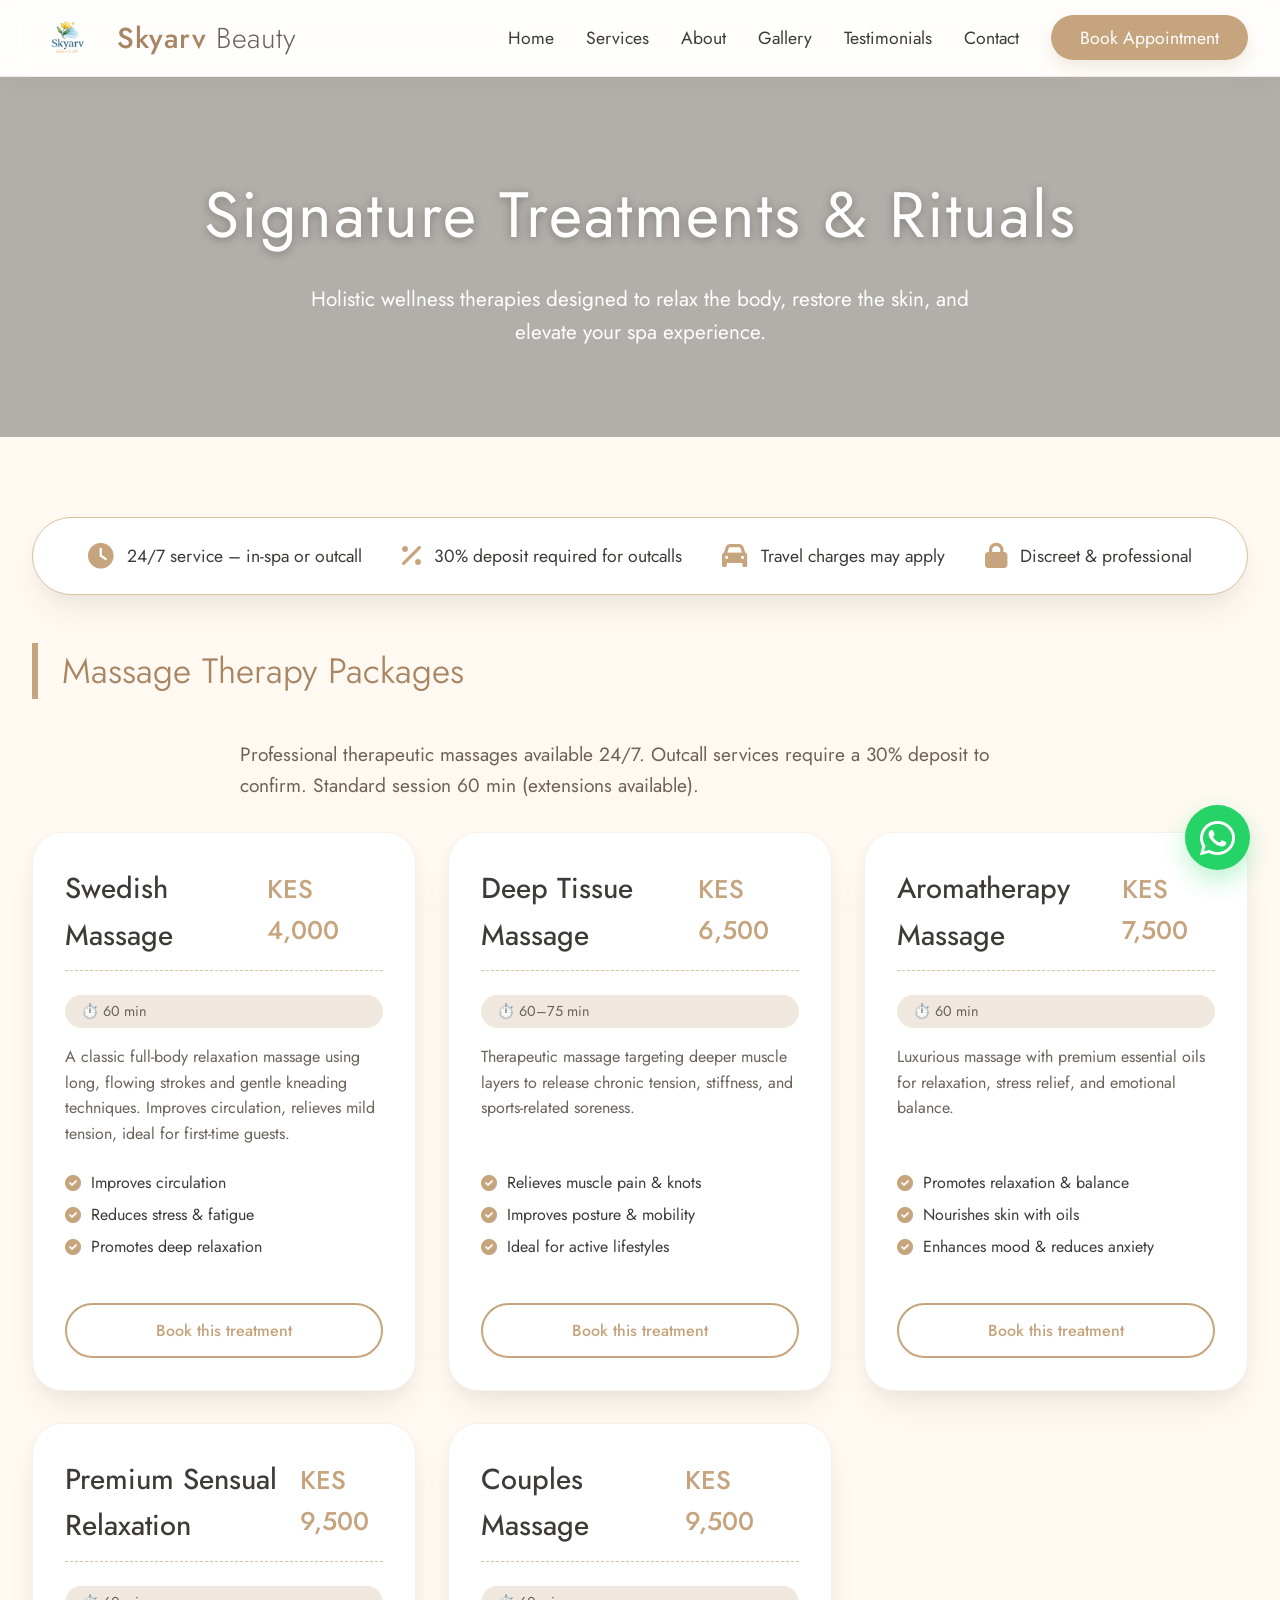
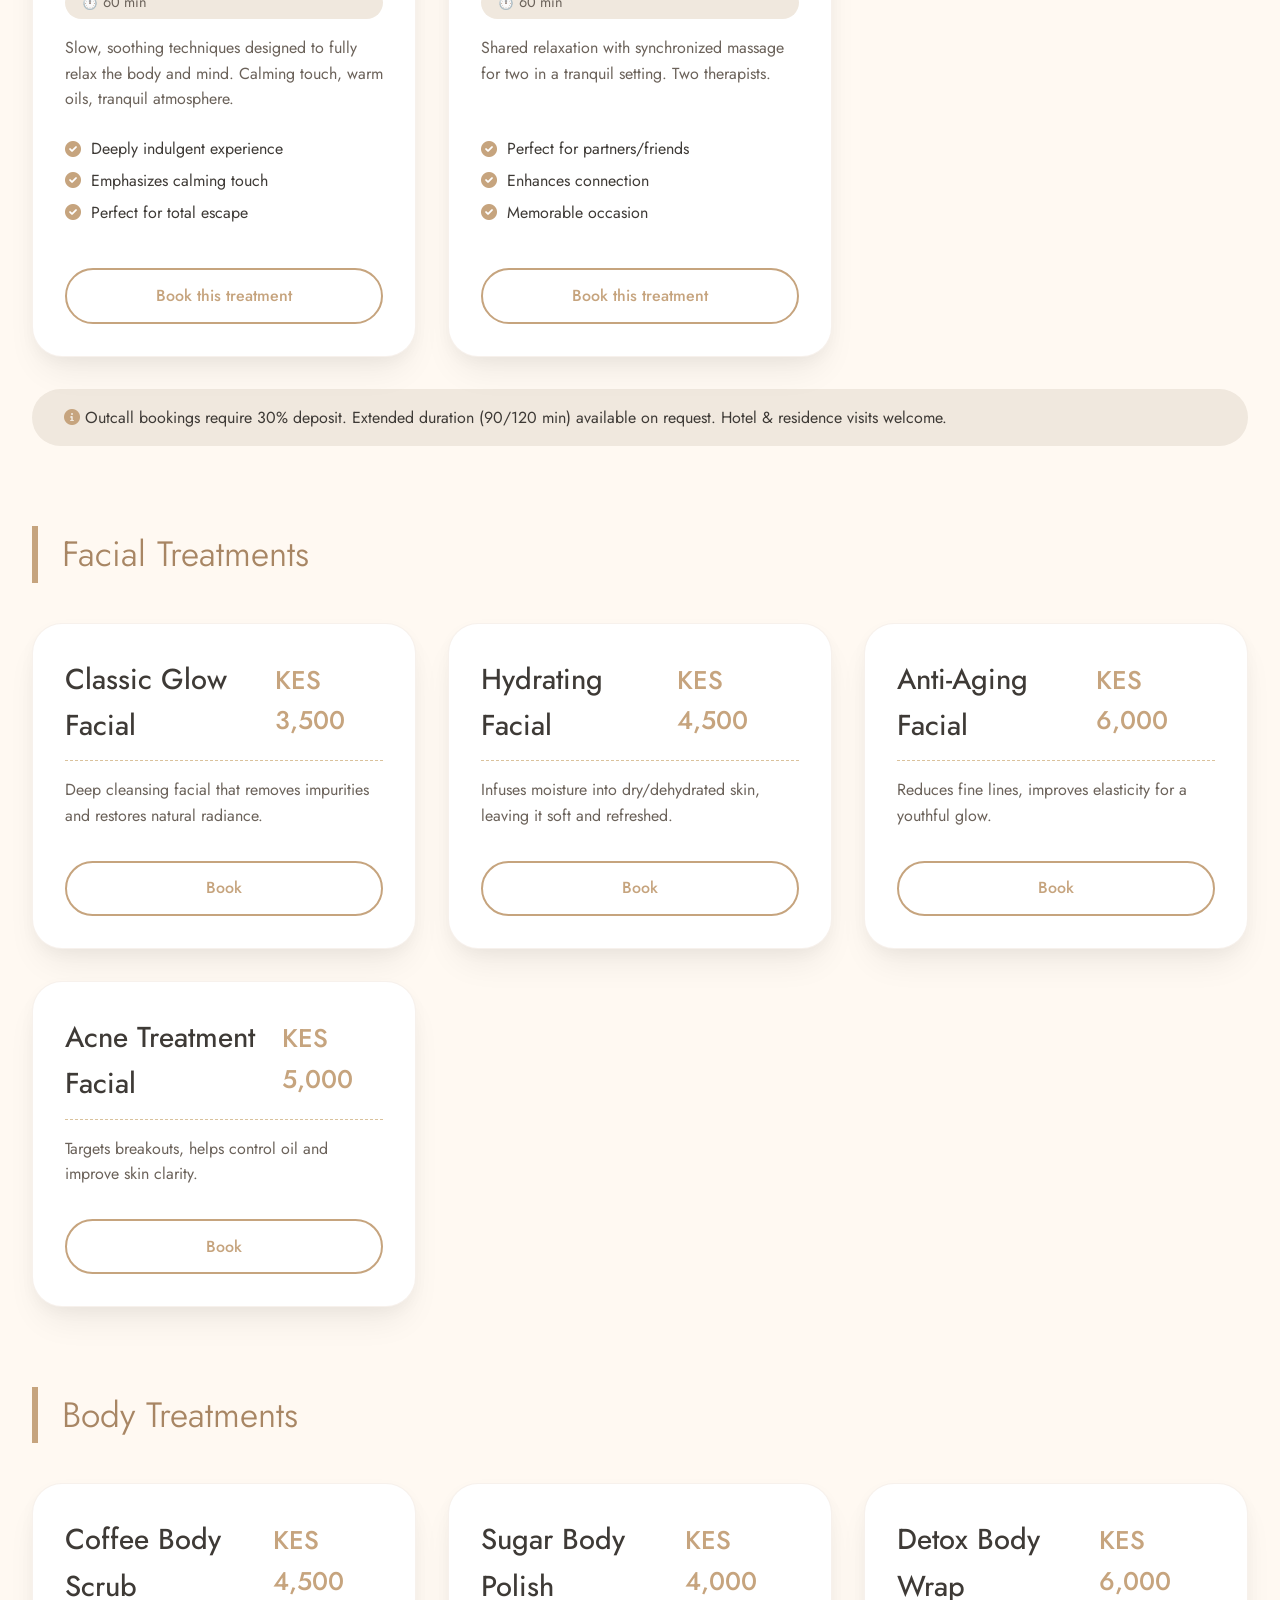
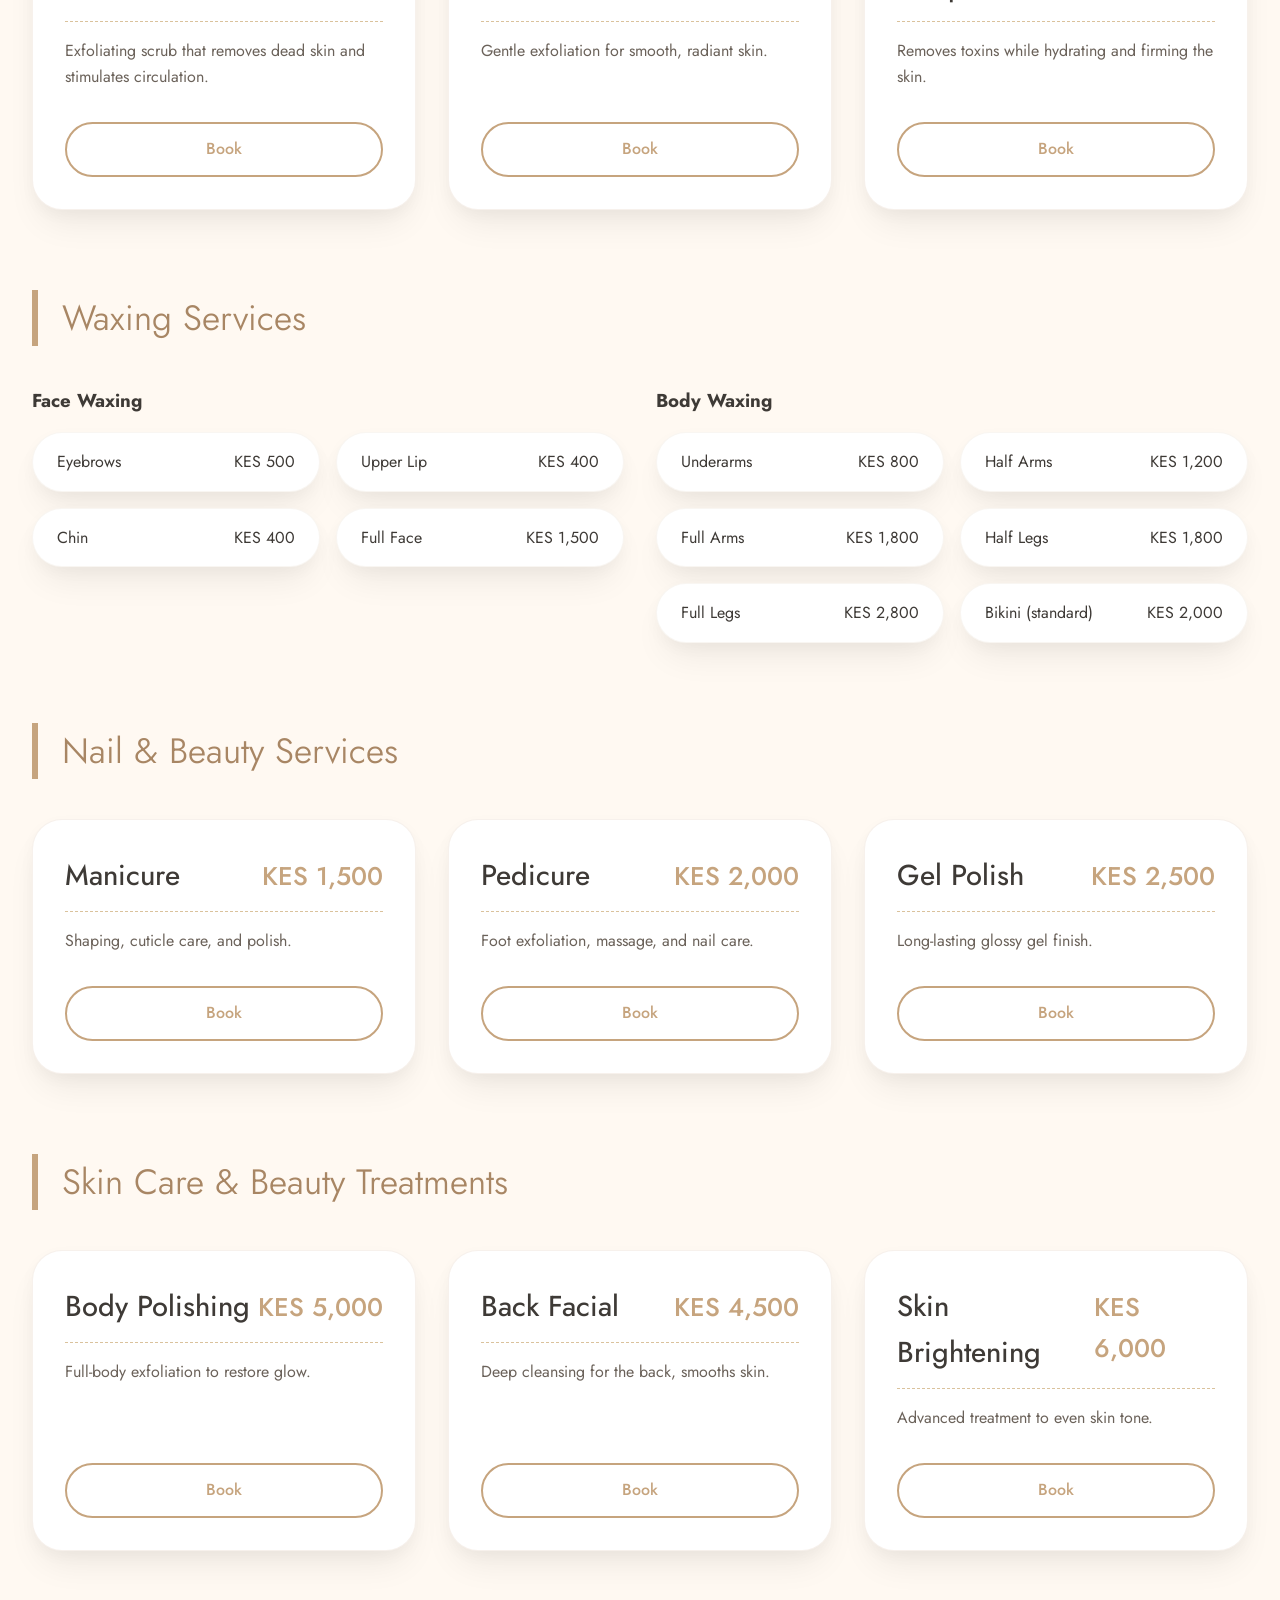
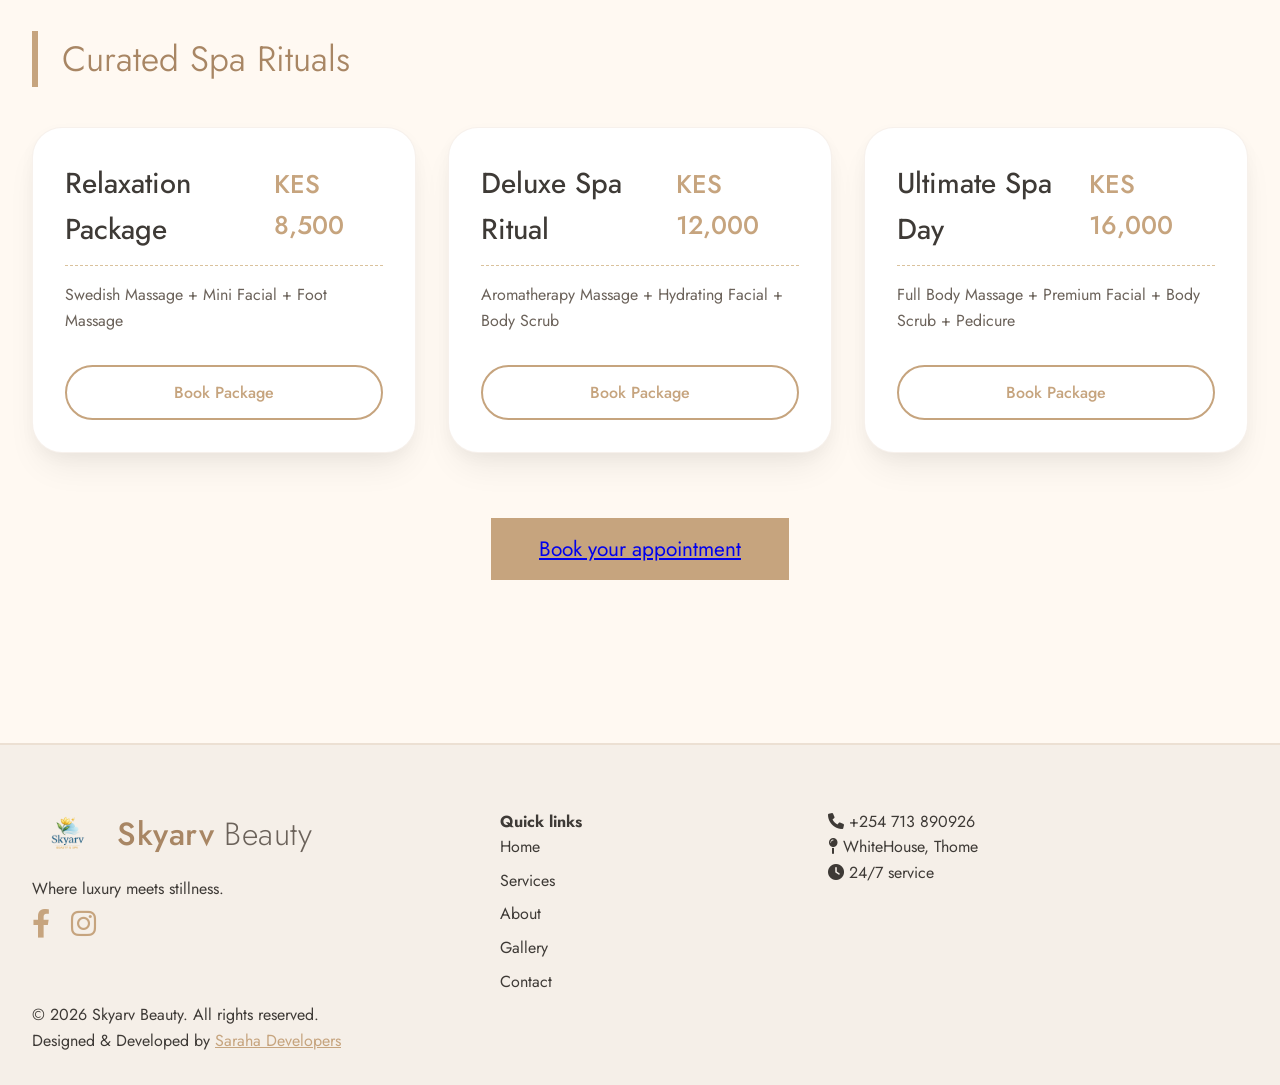
<file: pricing.html>
<!DOCTYPE html>
<html lang="en">
<head>
    <meta charset="UTF-8">
    <meta name="viewport" content="width=device-width, initial-scale=1.0">
    <title>Skyarv Beauty | Services & Rituals</title>
    <!-- Jost font & Font Awesome -->
    <link rel="preconnect" href="https://fonts.googleapis.com">
    <link rel="preconnect" href="https://fonts.gstatic.com" crossorigin>
    <link href="https://fonts.googleapis.com/css2?family=Jost:wght@300;400;500;600;700&display=swap" rel="stylesheet">
    <link rel="stylesheet" href="https://cdnjs.cloudflare.com/ajax/libs/font-awesome/6.0.0-beta3/css/all.min.css">
    <style>
        * {
            margin: 0;
            padding: 0;
            box-sizing: border-box;
        }

        :root {
            --cream: #fff9f2;
            --beige: #f5efe8;
            --soft-beige: #f0e8de;
            --white: #ffffff;
            --gold: #c6a47e;
            --gold-light: #dac29c;
            --dark-gold: #a88664;
            --text-dark: #3e3a36;
            --text-light: #6b625a;
            --shadow: 0 20px 35px -8px rgba(0,0,0,0.07), 0 5px 15px rgba(0,0,0,0.03);
            --transition: all 0.3s ease;
        }

        body {
            font-family: 'Jost', sans-serif;
            background-color: var(--cream);
            color: var(--text-dark);
            line-height: 1.6;
            scroll-behavior: smooth;
            overflow-x: hidden;
        }

        html {
            scroll-padding-top: 90px;
            scroll-behavior: smooth;
        }

        .navbar {
            position: sticky;
            top: 0;
            width: 100%;
            background: rgba(255, 255, 255, 0.85);
            backdrop-filter: blur(12px);
            -webkit-backdrop-filter: blur(12px);
            box-shadow: 0 5px 25px rgba(0,0,0,0.03);
            z-index: 1000;
            padding: 0.8rem 2rem;
            display: flex;
            align-items: center;
            justify-content: space-between;
            flex-wrap: wrap;
            border-bottom: 1px solid rgba(198, 164, 126, 0.2);
        }

        .logo {
            display: flex;
            align-items: center;
            gap: 10px;
            font-size: 1.8rem;
            font-weight: 500;
            letter-spacing: 0.5px;
            color: var(--dark-gold);
        }
        .logo img {
            height: 50px;
            width: auto;
            display: block;
            object-fit: contain;
        }
        .logo span {
            font-weight: 300;
            color: var(--text-light);
        }

        .nav-links {
            display: flex;
            gap: 2rem;
            list-style: none;
            align-items: center;
        }
        .nav-links a {
            text-decoration: none;
            font-weight: 400;
            color: var(--text-dark);
            font-size: 1.1rem;
            transition: var(--transition);
            position: relative;
        }
        .nav-links a:hover {
            color: var(--gold);
        }
        .nav-links a::after {
            content: '';
            position: absolute;
            bottom: -5px;
            left: 0;
            width: 0%;
            height: 2px;
            background: var(--gold);
            transition: 0.3s;
        }
        .nav-links a:hover::after {
            width: 100%;
        }
        .book-btn {
            background: var(--gold);
            color: white !important;
            padding: 0.6rem 1.8rem;
            border-radius: 40px;
            font-weight: 500;
            box-shadow: 0 8px 18px rgba(198, 164, 126, 0.25);
            transition: var(--transition);
        }
        .book-btn:hover {
            background: var(--dark-gold);
            transform: translateY(-3px);
            box-shadow: 0 15px 25px rgba(198, 164, 126, 0.3);
        }
        .book-btn::after {
            display: none;
        }

        .menu-toggle {
            display: none;
            font-size: 2rem;
            color: var(--gold);
            cursor: pointer;
        }

        /* page header */
        .page-header {
            background: linear-gradient(rgba(0,0,0,0.3), rgba(0,0,0,0.3)), url('https://images.unsplash.com/photo-1544161515-4ab6ce6db874?q=80&w=2070&auto=format&fit=crop') center/cover;
            height: 40vh;
            min-height: 300px;
            display: flex;
            align-items: center;
            justify-content: center;
            text-align: center;
            color: white;
        }
        .page-header h1 {
            font-size: 4rem;
            font-weight: 400;
            letter-spacing: 2px;
            text-shadow: 0 2px 10px rgba(0,0,0,0.3);
        }
        .page-header p {
            font-size: 1.3rem;
            max-width: 700px;
            margin: 1rem auto 0;
        }

        /* section styling */
        .services-section {
            padding: 5rem 2rem;
            max-width: 1400px;
            margin: 0 auto;
        }
        .section-title {
            font-size: 2.8rem;
            font-weight: 350;
            color: var(--dark-gold);
            text-align: center;
            margin-bottom: 1rem;
        }
        .section-sub {
            text-align: center;
            color: var(--text-light);
            max-width: 800px;
            margin: 0 auto 3rem;
            font-size: 1.2rem;
        }

        /* availability banner */
        .availability-banner {
            background: var(--white);
            border-radius: 50px;
            padding: 1.5rem 2rem;
            box-shadow: var(--shadow);
            display: flex;
            flex-wrap: wrap;
            justify-content: center;
            gap: 2.5rem;
            margin-bottom: 3rem;
            border: 1px solid var(--gold-light);
        }
        .banner-item {
            display: flex;
            align-items: center;
            gap: 0.8rem;
            font-size: 1.1rem;
        }
        .banner-item i {
            color: var(--gold);
            font-size: 1.6rem;
        }

        /* service cards */
        .service-category {
            margin-bottom: 5rem;
        }
        .category-title {
            font-size: 2.2rem;
            font-weight: 350;
            color: var(--dark-gold);
            border-left: 6px solid var(--gold);
            padding-left: 1.5rem;
            margin-bottom: 2.5rem;
        }
        .service-grid {
            display: grid;
            grid-template-columns: repeat(auto-fit, minmax(320px, 1fr));
            gap: 2rem;
        }
        .service-card-detailed {
            background: var(--white);
            border-radius: 30px;
            padding: 2rem;
            box-shadow: var(--shadow);
            border: 1px solid rgba(198,164,126,0.15);
            transition: var(--transition);
            display: flex;
            flex-direction: column;
        }
        .service-card-detailed:hover {
            transform: translateY(-8px);
            box-shadow: 0 25px 40px -15px rgba(198,164,126,0.3);
            border-color: var(--gold);
        }
        .service-title {
            display: flex;
            justify-content: space-between;
            align-items: baseline;
            border-bottom: 1px dashed var(--gold-light);
            padding-bottom: 0.8rem;
            margin-bottom: 1rem;
        }
        .service-title h3 {
            font-size: 1.8rem;
            font-weight: 450;
            color: var(--text-dark);
        }
        .price {
            font-size: 1.6rem;
            font-weight: 500;
            color: var(--gold);
        }
        .duration {
            background: var(--soft-beige);
            display: inline-block;
            padding: 0.3rem 1rem;
            border-radius: 40px;
            font-size: 0.9rem;
            margin: 0.5rem 0 1rem;
            color: var(--text-light);
        }
        .description {
            color: var(--text-light);
            margin-bottom: 1.5rem;
            flex: 1;
        }
        .benefits {
            list-style: none;
            margin-bottom: 1.8rem;
        }
        .benefits li {
            margin-bottom: 0.4rem;
            display: flex;
            align-items: center;
            gap: 0.6rem;
        }
        .benefits li i {
            color: var(--gold);
            font-size: 1rem;
        }
        .book-service-btn {
            background: transparent;
            border: 2px solid var(--gold);
            color: var(--gold);
            padding: 0.8rem 1.5rem;
            border-radius: 50px;
            font-weight: 500;
            cursor: pointer;
            transition: var(--transition);
            text-align: center;
            text-decoration: none;
            display: inline-block;
            margin-top: 0.5rem;
        }
        .book-service-btn:hover {
            background: var(--gold);
            color: white;
        }

        /* waxing & nail tables (simple grid) */
        .price-grid {
            display: grid;
            grid-template-columns: repeat(auto-fit, minmax(200px, 1fr));
            gap: 1rem;
        }
        .price-item {
            background: var(--white);
            padding: 1rem 1.5rem;
            border-radius: 40px;
            box-shadow: var(--shadow);
            display: flex;
            justify-content: space-between;
            border: 1px solid rgba(198,164,126,0.1);
        }

        /* footer */
        .footer {
            background: var(--beige);
            padding: 4rem 2rem 2rem;
            margin-top: 3rem;
            border-top: 2px solid rgba(198,164,126,0.2);
        }
        .footer-grid {
            max-width: 1300px;
            margin: 0 auto;
            display: grid;
            grid-template-columns: 1.5fr 1fr 1.5fr;
            gap: 3rem;
        }
        .footer-logo .logo {
            font-size: 2rem;
            margin-bottom: 1rem;
        }
        .footer-links a {
            text-decoration: none;
            color: var(--text-dark);
            display: block;
            margin-bottom: 0.5rem;
            transition: var(--transition);
        }
        .footer-links a:hover {
            color: var(--gold);
            transform: translateX(5px);
        }
        .social-icons a {
            color: var(--gold);
            font-size: 1.8rem;
            margin-right: 1rem;
        }
        .whatsapp-float {
            position: fixed;
            bottom: 30px;
            right: 30px;
            background: #25D366;
            color: white;
            width: 65px;
            height: 65px;
            border-radius: 50%;
            display: flex;
            align-items: center;
            justify-content: center;
            font-size: 2.5rem;
            box-shadow: 0 10px 25px rgba(37, 211, 102, 0.3);
            z-index: 999;
            transition: var(--transition);
            text-decoration: none;
        }
        .whatsapp-float:hover {
            background: #20b859;
            transform: scale(1.08);
        }

        @media (max-width: 900px) {
            .nav-links {
                display: none;
                width: 100%;
                flex-direction: column;
                gap: 1rem;
                padding: 2rem 0;
            }
            .nav-links.show {
                display: flex;
            }
            .menu-toggle {
                display: block;
            }
            .footer-grid {
                grid-template-columns: 1fr;
            }
            .page-header h1 {
                font-size: 2.8rem;
            }
        }
        @media (max-width: 500px) {
            .service-title {
                flex-direction: column;
                align-items: flex-start;
                gap: 0.5rem;
            }
        }
    </style>
</head>
<body>
    <a href="https://wa.me/254713890926" class="whatsapp-float" target="_blank"><i class="fab fa-whatsapp"></i></a>

    <nav class="navbar">
        <div class="logo">
            <img src="skyarv-favicon.webp" alt="Skyarv Beauty"> Skyarv <span>Beauty</span>
        </div>
        <div class="menu-toggle" id="menu-toggle"><i class="fas fa-bars"></i></div>
        <ul class="nav-links" id="nav-links">
            <li><a href="index.html">Home</a></li>
            <li><a href="services.html">Services</a></li>
            <li><a href="index.html#about">About</a></li>
            <li><a href="index.html#gallery">Gallery</a></li>
            <li><a href="index.html#testimonials">Testimonials</a></li>
            <li><a href="index.html#contact">Contact</a></li>
            <li><a href="index.html#booking" class="book-btn">Book Appointment</a></li>
        </ul>
    </nav>

    <div class="page-header">
        <div>
            <h1>Signature Treatments & Rituals</h1>
            <p>Holistic wellness therapies designed to relax the body, restore the skin, and elevate your spa experience.</p>
        </div>
    </div>

    <div class="services-section">
        <!-- 24/7 outcall banner -->
        <div class="availability-banner">
            <div class="banner-item"><i class="fas fa-clock"></i> 24/7 service – in-spa or outcall</div>
            <div class="banner-item"><i class="fas fa-percent"></i> 30% deposit required for outcalls</div>
            <div class="banner-item"><i class="fas fa-car"></i> Travel charges may apply</div>
            <div class="banner-item"><i class="fas fa-lock"></i> Discreet & professional</div>
        </div>

        <!-- Massage Therapy Packages (priced) -->
        <div id="massage" class="service-category">
            <h2 class="category-title">Massage Therapy Packages</h2>
            <p class="section-sub" style="text-align: left; margin-bottom: 2rem;">Professional therapeutic massages available 24/7. Outcall services require a 30% deposit to confirm. Standard session 60 min (extensions available).</p>
            <div class="service-grid">
                <!-- Swedish -->
                <div class="service-card-detailed">
                    <div class="service-title"><h3>Swedish Massage</h3><span class="price">KES 4,000</span></div>
                    <span class="duration">⏱️ 60 min</span>
                    <p class="description">A classic full-body relaxation massage using long, flowing strokes and gentle kneading techniques. Improves circulation, relieves mild tension, ideal for first-time guests.</p>
                    <ul class="benefits">
                        <li><i class="fas fa-check-circle"></i> Improves circulation</li>
                        <li><i class="fas fa-check-circle"></i> Reduces stress & fatigue</li>
                        <li><i class="fas fa-check-circle"></i> Promotes deep relaxation</li>
                    </ul>
                    <a href="index.html#booking" class="book-service-btn">Book this treatment</a>
                </div>
                <!-- Deep Tissue -->
                <div class="service-card-detailed">
                    <div class="service-title"><h3>Deep Tissue Massage</h3><span class="price">KES 6,500</span></div>
                    <span class="duration">⏱️ 60–75 min</span>
                    <p class="description">Therapeutic massage targeting deeper muscle layers to release chronic tension, stiffness, and sports-related soreness.</p>
                    <ul class="benefits">
                        <li><i class="fas fa-check-circle"></i> Relieves muscle pain & knots</li>
                        <li><i class="fas fa-check-circle"></i> Improves posture & mobility</li>
                        <li><i class="fas fa-check-circle"></i> Ideal for active lifestyles</li>
                    </ul>
                    <a href="index.html#booking" class="book-service-btn">Book this treatment</a>
                </div>
                <!-- Aromatherapy -->
                <div class="service-card-detailed">
                    <div class="service-title"><h3>Aromatherapy Massage</h3><span class="price">KES 7,500</span></div>
                    <span class="duration">⏱️ 60 min</span>
                    <p class="description">Luxurious massage with premium essential oils for relaxation, stress relief, and emotional balance.</p>
                    <ul class="benefits">
                        <li><i class="fas fa-check-circle"></i> Promotes relaxation & balance</li>
                        <li><i class="fas fa-check-circle"></i> Nourishes skin with oils</li>
                        <li><i class="fas fa-check-circle"></i> Enhances mood & reduces anxiety</li>
                    </ul>
                    <a href="index.html#booking" class="book-service-btn">Book this treatment</a>
                </div>
                <!-- Premium Sensual Relaxation (new) -->
                <div class="service-card-detailed">
                    <div class="service-title"><h3>Premium Sensual Relaxation</h3><span class="price">KES 9,500</span></div>
                    <span class="duration">⏱️ 60 min</span>
                    <p class="description">Slow, soothing techniques designed to fully relax the body and mind. Calming touch, warm oils, tranquil atmosphere.</p>
                    <ul class="benefits">
                        <li><i class="fas fa-check-circle"></i> Deeply indulgent experience</li>
                        <li><i class="fas fa-check-circle"></i> Emphasizes calming touch</li>
                        <li><i class="fas fa-check-circle"></i> Perfect for total escape</li>
                    </ul>
                    <a href="index.html#booking" class="book-service-btn">Book this treatment</a>
                </div>
                <!-- Couples Massage (optional) -->
                <div class="service-card-detailed">
                    <div class="service-title"><h3>Couples Massage</h3><span class="price">KES 9,500</span></div>
                    <span class="duration">⏱️ 60 min</span>
                    <p class="description">Shared relaxation with synchronized massage for two in a tranquil setting. Two therapists.</p>
                    <ul class="benefits">
                        <li><i class="fas fa-check-circle"></i> Perfect for partners/friends</li>
                        <li><i class="fas fa-check-circle"></i> Enhances connection</li>
                        <li><i class="fas fa-check-circle"></i> Memorable occasion</li>
                    </ul>
                    <a href="index.html#booking" class="book-service-btn">Book this treatment</a>
                </div>
            </div>
            <div style="margin-top: 2rem; background: var(--soft-beige); padding: 1rem 2rem; border-radius: 60px;">
                <p><i class="fas fa-info-circle" style="color: var(--gold);"></i> Outcall bookings require 30% deposit. Extended duration (90/120 min) available on request. Hotel & residence visits welcome.</p>
            </div>
        </div>

        <!-- Facial Treatments -->
        <div id="facial" class="service-category">
            <h2 class="category-title">Facial Treatments</h2>
            <div class="service-grid">
                <div class="service-card-detailed"><div class="service-title"><h3>Classic Glow Facial</h3><span class="price">KES 3,500</span></div><p class="description">Deep cleansing facial that removes impurities and restores natural radiance.</p><a href="index.html#booking" class="book-service-btn">Book</a></div>
                <div class="service-card-detailed"><div class="service-title"><h3>Hydrating Facial</h3><span class="price">KES 4,500</span></div><p class="description">Infuses moisture into dry/dehydrated skin, leaving it soft and refreshed.</p><a href="index.html#booking" class="book-service-btn">Book</a></div>
                <div class="service-card-detailed"><div class="service-title"><h3>Anti-Aging Facial</h3><span class="price">KES 6,000</span></div><p class="description">Reduces fine lines, improves elasticity for a youthful glow.</p><a href="index.html#booking" class="book-service-btn">Book</a></div>
                <div class="service-card-detailed"><div class="service-title"><h3>Acne Treatment Facial</h3><span class="price">KES 5,000</span></div><p class="description">Targets breakouts, helps control oil and improve skin clarity.</p><a href="index.html#booking" class="book-service-btn">Book</a></div>
            </div>
        </div>

        <!-- Body Treatments -->
        <div id="body" class="service-category">
            <h2 class="category-title">Body Treatments</h2>
            <div class="service-grid">
                <div class="service-card-detailed"><div class="service-title"><h3>Coffee Body Scrub</h3><span class="price">KES 4,500</span></div><p class="description">Exfoliating scrub that removes dead skin and stimulates circulation.</p><a href="index.html#booking" class="book-service-btn">Book</a></div>
                <div class="service-card-detailed"><div class="service-title"><h3>Sugar Body Polish</h3><span class="price">KES 4,000</span></div><p class="description">Gentle exfoliation for smooth, radiant skin.</p><a href="index.html#booking" class="book-service-btn">Book</a></div>
                <div class="service-card-detailed"><div class="service-title"><h3>Detox Body Wrap</h3><span class="price">KES 6,000</span></div><p class="description">Removes toxins while hydrating and firming the skin.</p><a href="index.html#booking" class="book-service-btn">Book</a></div>
            </div>
        </div>

        <!-- Waxing -->
        <div id="waxing" class="service-category">
            <h2 class="category-title">Waxing Services</h2>
            <div style="display: grid; grid-template-columns: 1fr 1fr; gap: 2rem;">
                <div>
                    <h3 style="margin-bottom: 1rem;">Face Waxing</h3>
                    <div class="price-grid">
                        <div class="price-item"><span>Eyebrows</span> <span>KES 500</span></div>
                        <div class="price-item"><span>Upper Lip</span> <span>KES 400</span></div>
                        <div class="price-item"><span>Chin</span> <span>KES 400</span></div>
                        <div class="price-item"><span>Full Face</span> <span>KES 1,500</span></div>
                    </div>
                </div>
                <div>
                    <h3 style="margin-bottom: 1rem;">Body Waxing</h3>
                    <div class="price-grid">
                        <div class="price-item"><span>Underarms</span> <span>KES 800</span></div>
                        <div class="price-item"><span>Half Arms</span> <span>KES 1,200</span></div>
                        <div class="price-item"><span>Full Arms</span> <span>KES 1,800</span></div>
                        <div class="price-item"><span>Half Legs</span> <span>KES 1,800</span></div>
                        <div class="price-item"><span>Full Legs</span> <span>KES 2,800</span></div>
                        <div class="price-item"><span>Bikini (standard)</span> <span>KES 2,000</span></div>
                    </div>
                </div>
            </div>
        </div>

        <!-- Nail & Beauty -->
        <div id="nails" class="service-category">
            <h2 class="category-title">Nail & Beauty Services</h2>
            <div class="service-grid">
                <div class="service-card-detailed"><div class="service-title"><h3>Manicure</h3><span class="price">KES 1,500</span></div><p class="description">Shaping, cuticle care, and polish.</p><a href="index.html#booking" class="book-service-btn">Book</a></div>
                <div class="service-card-detailed"><div class="service-title"><h3>Pedicure</h3><span class="price">KES 2,000</span></div><p class="description">Foot exfoliation, massage, and nail care.</p><a href="index.html#booking" class="book-service-btn">Book</a></div>
                <div class="service-card-detailed"><div class="service-title"><h3>Gel Polish</h3><span class="price">KES 2,500</span></div><p class="description">Long-lasting glossy gel finish.</p><a href="index.html#booking" class="book-service-btn">Book</a></div>
            </div>
        </div>

        <!-- Skin care treatments -->
        <div id="skin" class="service-category">
            <h2 class="category-title">Skin Care & Beauty Treatments</h2>
            <div class="service-grid">
                <div class="service-card-detailed"><div class="service-title"><h3>Body Polishing</h3><span class="price">KES 5,000</span></div><p class="description">Full-body exfoliation to restore glow.</p><a href="index.html#booking" class="book-service-btn">Book</a></div>
                <div class="service-card-detailed"><div class="service-title"><h3>Back Facial</h3><span class="price">KES 4,500</span></div><p class="description">Deep cleansing for the back, smooths skin.</p><a href="index.html#booking" class="book-service-btn">Book</a></div>
                <div class="service-card-detailed"><div class="service-title"><h3>Skin Brightening</h3><span class="price">KES 6,000</span></div><p class="description">Advanced treatment to even skin tone.</p><a href="index.html#booking" class="book-service-btn">Book</a></div>
            </div>
        </div>

        <!-- Premium Packages -->
        <div class="service-category">
            <h2 class="category-title">Curated Spa Rituals</h2>
            <div class="service-grid">
                <div class="service-card-detailed"><div class="service-title"><h3>Relaxation Package</h3><span class="price">KES 8,500</span></div><p class="description">Swedish Massage + Mini Facial + Foot Massage</p><a href="index.html#booking" class="book-service-btn">Book Package</a></div>
                <div class="service-card-detailed"><div class="service-title"><h3>Deluxe Spa Ritual</h3><span class="price">KES 12,000</span></div><p class="description">Aromatherapy Massage + Hydrating Facial + Body Scrub</p><a href="index.html#booking" class="book-service-btn">Book Package</a></div>
                <div class="service-card-detailed"><div class="service-title"><h3>Ultimate Spa Day</h3><span class="price">KES 16,000</span></div><p class="description">Full Body Massage + Premium Facial + Body Scrub + Pedicure</p><a href="index.html#booking" class="book-service-btn">Book Package</a></div>
            </div>
        </div>

        <div style="text-align: center; margin: 3rem 0;">
            <a href="index.html#booking" class="btn btn-primary" style="background: var(--gold); border: none; padding: 1rem 3rem; font-size: 1.3rem;">Book your appointment</a>
        </div>
    </div>

    <footer class="footer">
        <div class="footer-grid">
            <div class="footer-logo">
                <div class="logo"><img src="skyarv-favicon.webp" alt="Skyarv Beauty" style="height:50px;"> Skyarv <span>Beauty</span></div>
                <p>Where luxury meets stillness.</p>
                <div class="social-icons">
                    <a href="#"><i class="fab fa-facebook-f"></i></a>
                    <a href="#"><i class="fab fa-instagram"></i></a>
                    <a href="#"><i class="fab fa-x-twitter"></i></a>
                </div>
            </div>
            <div class="footer-links">
                <h4>Quick links</h4>
                <a href="index.html">Home</a>
                <a href="services.html">Services</a>
                <a href="index.html#about">About</a>
                <a href="index.html#gallery">Gallery</a>
                <a href="index.html#contact">Contact</a>
            </div>
            <div class="footer-contact">
                <p><i class="fas fa-phone"></i> +254 713 890926</p>
                <p><i class="fas fa-map-pin"></i> WhiteHouse, Thome</p>
                <p><i class="fas fa-clock"></i> 24/7 service</p>
            </div>
        </div>
        <div class="copyright">
            © <span id="currentYear"></span> Skyarv Beauty. All rights reserved. <br>Designed & Developed by <a href="https://sarahadevelopers.co.ke" target="_blank" style="color: var(--gold);">Saraha Developers</a>
        </div>
    </footer>

    <script>
        (function() {
            const menuToggle = document.getElementById('menu-toggle');
            const navLinks = document.getElementById('nav-links');
            if (menuToggle) {
                menuToggle.addEventListener('click', () => {
                    navLinks.classList.toggle('show');
                });
            }
            document.getElementById('currentYear').textContent = new Date().getFullYear();

            // smooth scroll for nav links to home page anchors
            const links = document.querySelectorAll('.nav-links a[href^="#"]');
            links.forEach(link => {
                link.addEventListener('click', function(e) {
                    e.preventDefault();
                    const targetId = this.getAttribute('href');
                    if (targetId === '#') return;
                    const targetElement = document.querySelector(targetId);
                    if (targetElement) {
                        targetElement.scrollIntoView({ behavior: 'smooth' });
                    }
                    if (navLinks.classList.contains('show')) navLinks.classList.remove('show');
                });
            });
        })();
    </script>
</body>
</html>
</file>
